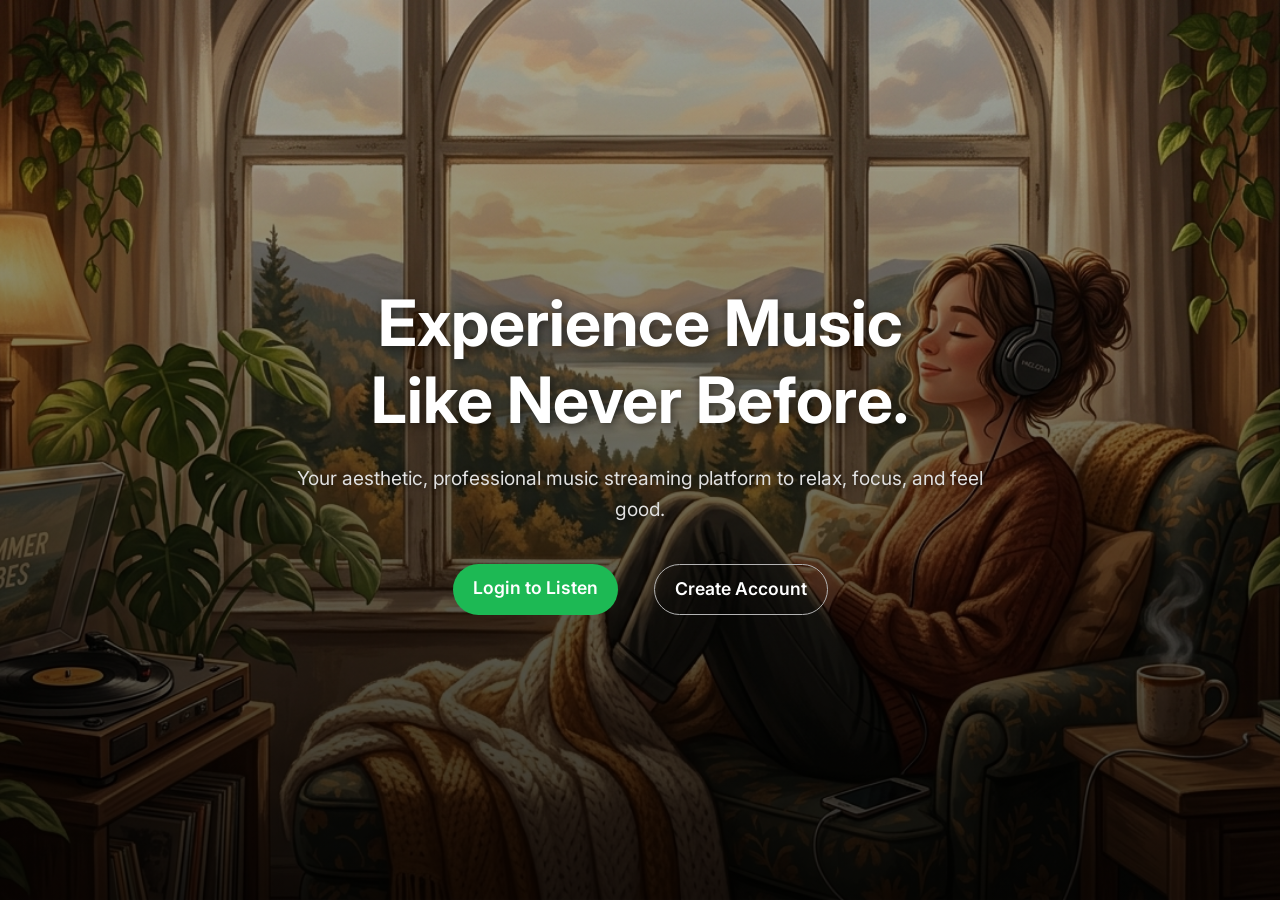
<file: frontend/index.html>
<!DOCTYPE html>
<html lang="en">
<head>
    <meta charset="UTF-8">
    <meta name="viewport" content="width=device-width, initial-scale=1.0">
    <title>Mini Music Streaming</title>
    <!-- Use Google Fonts (Inter) as requested for modern look -->
    <link href="https://fonts.googleapis.com/css2?family=Inter:wght@400;500;600;700&display=swap" rel="stylesheet">
    <link rel="stylesheet" href="css/style.css">
</head>
<body>
    <div class="hero-landing">
        <div class="hero-overlay"></div>
        <div class="hero-content">
            <h1 class="hero-title">Experience Music <br> Like Never Before.</h1>
            <p class="hero-subtitle">Your aesthetic, professional music streaming platform to relax, focus, and feel good.</p>
            <div class="auth-buttons hero-buttons">
                <a href="login.html" class="btn btn-primary btn-large">Login to Listen</a>
                <a href="register.html" class="btn btn-secondary btn-large">Create Account</a>
            </div>
        </div>
    </div>
</body>
</html>
</file>
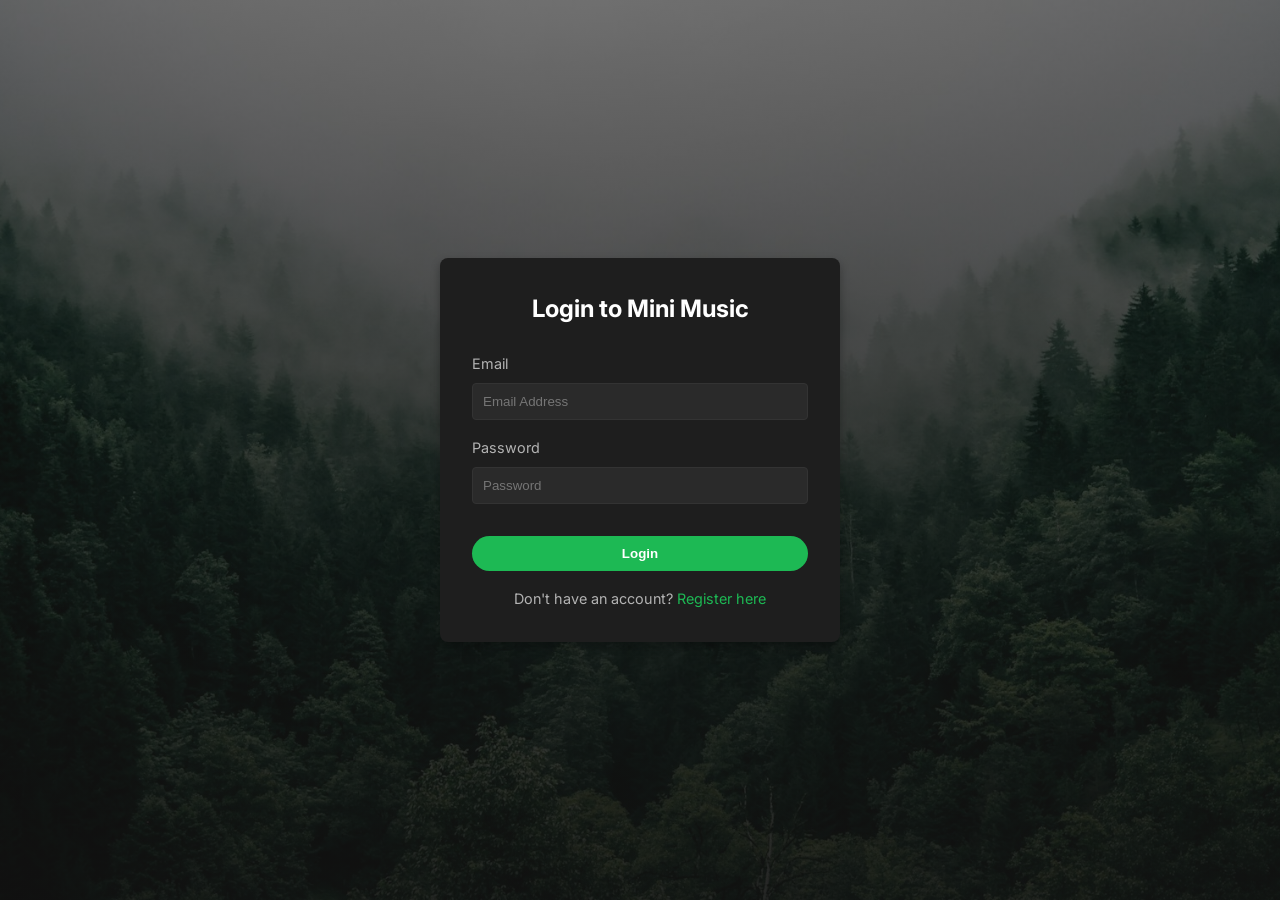
<file: frontend/admin.html>
<!DOCTYPE html>
<html lang="en">
<head>
    <meta charset="UTF-8">
    <meta name="viewport" content="width=device-width, initial-scale=1.0">
    <title>Admin - Mini Music</title>
    <link href="https://fonts.googleapis.com/css2?family=Inter:wght@400;500;600;700&display=swap" rel="stylesheet">
    <link rel="stylesheet" href="css/style.css">
</head>
<body>
    <div class="app-container">
        <!-- Sidebar -->
        <nav class="sidebar">
            <h2>Mini Music</h2>
            <ul class="nav-links">
                <li><a href="home.html">Home</a></li>
                <li><a href="home.html">Songs</a></li>
                <li><a href="playlist.html">My Playlists</a></li>
                <li><a href="favorites.html">Favorites</a></li>
                <li id="adminLink"><a href="admin.html" class="active">Admin</a></li>
            </ul>
            <div class="user-info">
                <p id="userNameDisplay">Admin User</p>
                <a href="#" id="logoutBtn" style="color: var(--text-secondary); font-size: 0.9rem;">Logout</a>
            </div>
        </nav>

        <!-- Main Content -->
        <main class="main-content">
            <h3>Admin Dashboard</h3>
            <div style="background-color: var(--card-bg); padding: 1.5rem; border-radius: 8px; margin-top: 1rem;">
                <h4>Add New Song</h4>
                <form id="addSongForm" style="display: grid; grid-template-columns: 1fr 1fr; gap: 1rem; margin-top: 1rem;">
                    <div class="form-group">
                        <label>Title</label>
                        <input type="text" id="songTitle" required>
                    </div>
                    <div class="form-group">
                        <label>Artist</label>
                        <input type="text" id="songArtist" required>
                    </div>
                    <div class="form-group">
                        <label>Album</label>
                        <input type="text" id="songAlbum">
                    </div>
                    <div class="form-group">
                        <label>Genre</label>
                        <input type="text" id="songGenre">
                    </div>
                    <div class="form-group" style="grid-column: span 2;">
                        <label>Audio URL (Must be valid direct link to mp3)</label>
                        <input type="url" id="songAudioUrl" required>
                    </div>
                    <div class="form-group" style="grid-column: span 2;">
                        <label>Cover Image URL</label>
                        <input type="url" id="songCoverImage">
                    </div>
                    <button type="submit" class="btn btn-primary" style="grid-column: span 2;">Add Song</button>
                </form>
            </div>

            <div style="margin-top: 2rem;">
                <h4>Existing Songs</h4>
                <table id="adminSongsTable">
                    <thead>
                        <tr>
                            <th>Title</th>
                            <th>Artist</th>
                            <th>Actions</th>
                        </tr>
                    </thead>
                    <tbody>
                        <!-- Songs injected here -->
                    </tbody>
                </table>
            </div>
        </main>
    </div>

    <script src="js/app.js"></script>
    <script>
        // Admin specific logic
        document.addEventListener('DOMContentLoaded', () => {
            const user = JSON.parse(localStorage.getItem('musicAppUser'));
            if (!user || user.role !== 'ADMIN') {
                window.location.href = 'home.html';
                return;
            }

            fetchSongsAdmin();

            document.getElementById('addSongForm').addEventListener('submit', async (e) => {
                e.preventDefault();
                const songData = {
                    title: document.getElementById('songTitle').value,
                    artist: document.getElementById('songArtist').value,
                    album: document.getElementById('songAlbum').value,
                    genre: document.getElementById('songGenre').value,
                    audioUrl: document.getElementById('songAudioUrl').value,
                    coverImage: document.getElementById('songCoverImage').value || 'https://images.unsplash.com/photo-1614680376573-df3480f0c6ff?w=500&q=80'
                };

                try {
                    const res = await fetch(`${API_URL}/songs`, {
                        method: 'POST',
                        headers: { 'Content-Type': 'application/json' },
                        body: JSON.stringify(songData)
                    });
                    if (res.ok) {
                        alert('Song added successfully');
                        e.target.reset();
                        fetchSongsAdmin();
                    }
                } catch (err) {
                    console.error('Error adding song', err);
                }
            });
        });

        async function fetchSongsAdmin() {
            try {
                const res = await fetch(`${API_URL}/songs`);
                const songs = await res.json();
                const tbody = document.querySelector('#adminSongsTable tbody');
                tbody.innerHTML = '';
                songs.forEach(song => {
                    const tr = document.createElement('tr');
                    tr.innerHTML = `
                        <td>${song.title}</td>
                        <td>${song.artist}</td>
                        <td>
                            <button onclick="deleteSong(${song.id})" class="btn btn-danger" style="padding: 5px 10px; font-size: 0.8rem;">Delete</button>
                        </td>
                    `;
                    tbody.appendChild(tr);
                });
            } catch (err) {
                console.error(err);
            }
        }

        async function deleteSong(id) {
            if (confirm('Are you sure you want to delete this song?')) {
                try {
                    const res = await fetch(`${API_URL}/songs/${id}`, { method: 'DELETE' });
                    if (res.ok) {
                        fetchSongsAdmin();
                    }
                } catch (err) {
                    console.error(err);
                }
            }
        }
    </script>
</body>
</html>
</file>
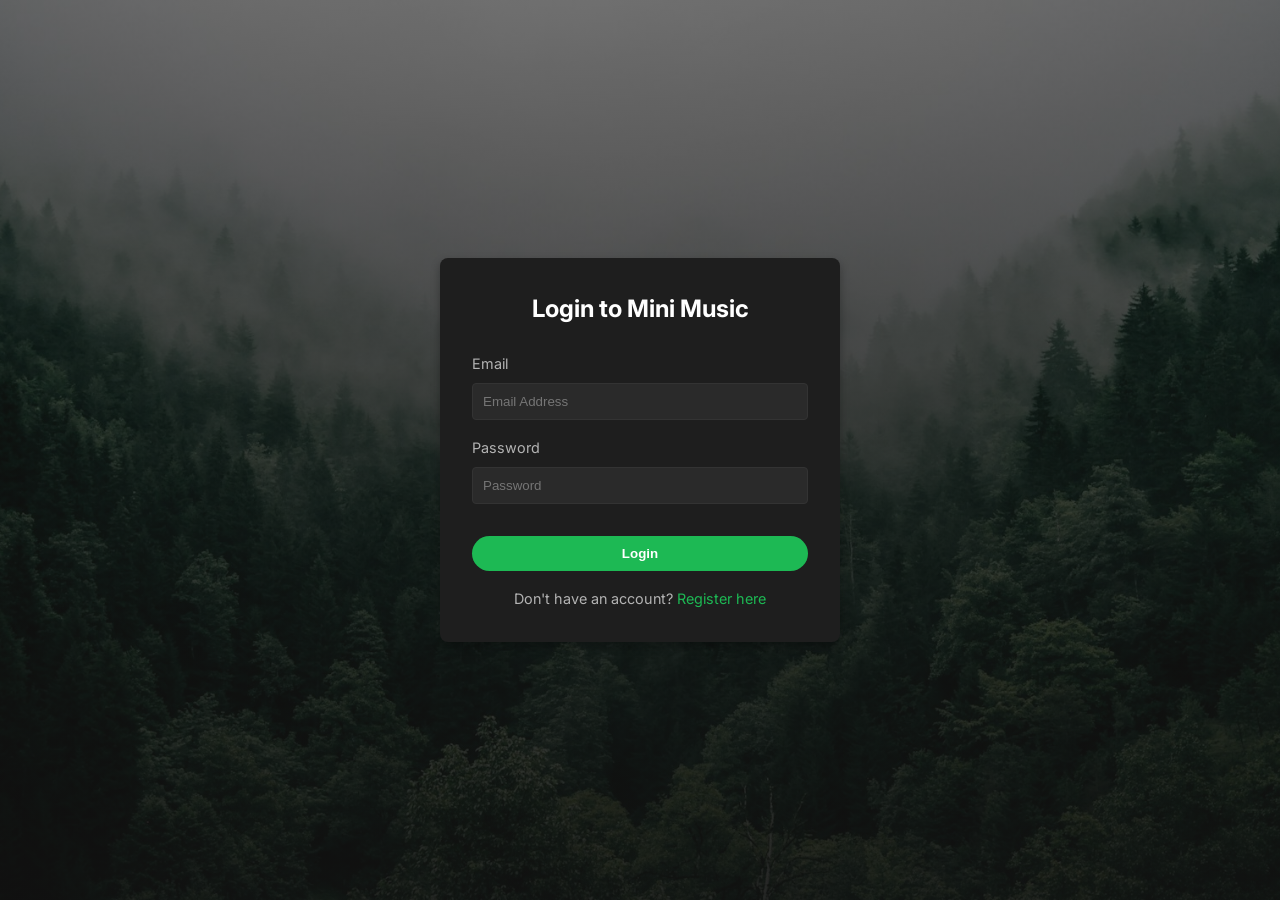
<file: frontend/favorites.html>
<!DOCTYPE html>
<html lang="en">

<head>
    <meta charset="UTF-8">
    <meta name="viewport" content="width=device-width, initial-scale=1.0">
    <title>Favorites - Mini Music</title>
    <link href="https://fonts.googleapis.com/css2?family=Inter:wght@400;500;600;700&display=swap" rel="stylesheet">
    <link rel="stylesheet" href="css/style.css">
</head>

<body>
    <div class="app-container">
        <!-- Sidebar -->
        <nav class="sidebar">
            <h2>Mini Music</h2>
            <ul class="nav-links">
                <li><a href="home.html">Home</a></li>
                <li><a href="home.html">Songs</a></li>
                <li><a href="playlist.html">My Playlists</a></li>
                <li><a href="favorites.html" class="active">Favorites</a></li>
                <li id="adminLink" style="display: none;"><a href="admin.html">Admin</a></li>
            </ul>
            <div class="user-info">
                <p id="userNameDisplay">User</p>
                <a href="#" id="logoutBtn" style="color: var(--text-secondary); font-size: 0.9rem;">Logout</a>
            </div>
        </nav>

        <!-- Main Content -->
        <main class="main-content">
            <h3 style="margin-bottom: 2rem;">My Favorite Songs</h3>
            <div id="favoritesGrid" class="cards-grid">
                <!-- Favorites injected here -->
            </div>
        </main>
    </div>

    <!-- Music Player -->
    <div class="music-player">
        <div class="now-playing">
            <img id="playerCover" src="" alt="Cover" style="display: none;">
            <div>
                <div id="playerTitle" class="song-title">Select a song</div>
                <div id="playerArtist" class="song-artist"></div>
            </div>
        </div>
        <div class="player-controls">
            <div class="control-buttons">
                <button class="control-btn" id="prevBtn">⏮</button>
                <button class="control-btn play-pause-btn" id="playPauseBtn">▶</button>
                <button class="control-btn" id="nextBtn">⏭</button>
            </div>
            <div class="progress-container">
                <span id="currentTime">0:00</span>
                <div class="progress-bar" id="progressBar">
                    <div class="progress" id="progress"></div>
                </div>
                <span id="durationTime">0:00</span>
            </div>
        </div>
        <div class="volume-control">
            <span style="margin-right: 0.5rem;">🔊</span>
            <input type="range" id="volumeControl" min="0" max="1" step="0.1" value="1" style="width: 100px;">
        </div>
    </div>

    <audio id="audioPlayer"></audio>

    <script src="js/app.js"></script>
    <script src="js/songs.js"></script>
</body>

</html>
</file>
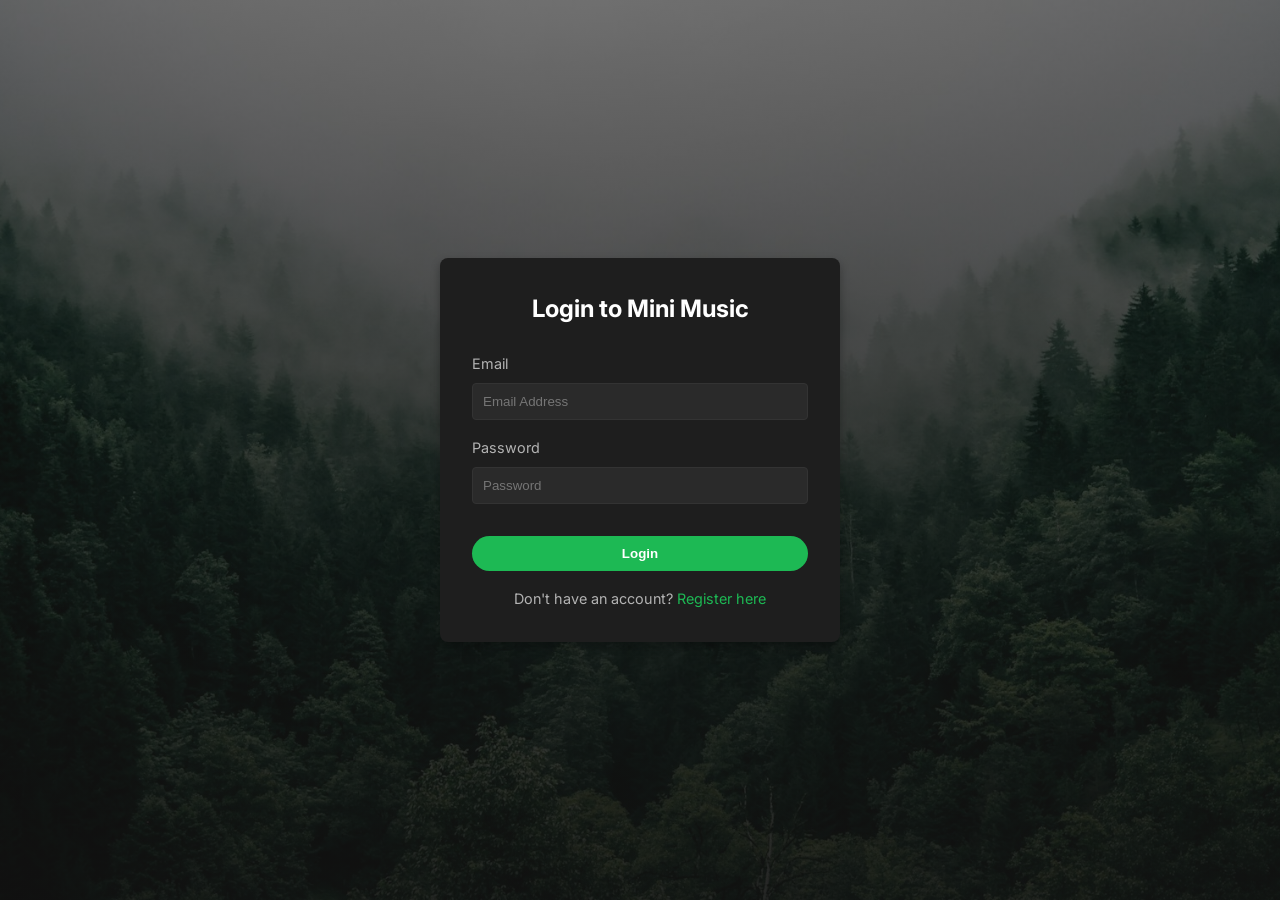
<file: frontend/home.html>
<!DOCTYPE html>
<html lang="en">
<head>
    <meta charset="UTF-8">
    <meta name="viewport" content="width=device-width, initial-scale=1.0">
    <title>Home - Mini Music</title>
    <link href="https://fonts.googleapis.com/css2?family=Inter:wght@400;500;600;700&display=swap" rel="stylesheet">
    <link rel="stylesheet" href="css/style.css">
</head>
<body>
    <div class="app-container">
        <!-- Sidebar -->
        <nav class="sidebar">
            <h2>Mini Music</h2>
            <ul class="nav-links">
                <li><a href="#" id="homeLink" class="active">Home</a></li>
                <li><a href="#" id="songsLink">Songs</a></li>
                <li><a href="playlist.html">My Playlists</a></li>
                <li><a href="favorites.html">Favorites</a></li>
                <li id="adminLink" style="display: none;"><a href="admin.html">Admin</a></li>
            </ul>
            <div class="user-info">
                <p id="userNameDisplay">User</p>
                <a href="#" id="logoutBtn" style="color: var(--text-secondary); font-size: 0.9rem;">Logout</a>
            </div>
        </nav>

        <!-- Main Content -->
        <main class="main-content">
            
            <!-- Home Section -->
            <div id="homeSection" class="welcome-hero">
                <div class="welcome-content">
                    <h1 class="welcome-title">Welcome to Bindhus Music</h1>
                    <p class="welcome-subtitle">Immerse yourself in high-fidelity sound and discover the music you love.</p>
                    <button class="btn btn-primary btn-large" onclick="document.getElementById('songsLink').click()">Explore Songs</button>
                </div>
            </div>

            <!-- Songs Section -->
            <div id="songsSection" style="display: none;">
                <div class="search-container">
                    <input type="text" id="searchInput" class="search-input" placeholder="Search for songs or artists...">
                </div>
            
            <div class="genre-stickers-container">
                <div class="genre-sticker active" data-genre="all">All</div>
                <div class="genre-sticker" data-genre="Feel Good">Feel Good</div>
                <div class="genre-sticker" data-genre="Item Songs">Item Songs</div>
                <div class="genre-sticker" data-genre="Melody Songs">Melody Songs</div>
                <div class="genre-sticker" data-genre="Sad Songs">Sad Songs</div>
                <div class="genre-sticker" data-genre="Romantic Songs">Romantic Songs</div>
                <div class="genre-sticker" data-genre="Favourites">Favourites</div>
            </div>
            
            <div id="dashboardFavoritesSection" style="display: none; margin-bottom: 2rem;">
                <h3 style="margin-bottom: 1rem;">My Favorites <span style="font-size: 0.8rem; font-weight: normal; color: var(--text-secondary); cursor: pointer; margin-left: 10px;" onclick="window.location.href='favorites.html'">View All</span></h3>
                <div id="dashboardFavoritesGrid" class="cards-grid" style="grid-template-columns: repeat(auto-fill, minmax(150px, 1fr));">
                    <!-- Dashboard favorites will be injected here -->
                </div>
            </div>

            <h3 id="mainSectionTitle" style="margin-bottom: 1rem;">Popular Songs</h3>
            <div id="songsGrid" class="cards-grid">
                <!-- Song cards will be injected here by JS -->
            </div>
            
            </div> <!-- End Songs Section -->
        </main>
    </div>

    <!-- Music Player -->
    <div class="music-player">
        <div class="now-playing">
            <img id="playerCover" src="https://images.unsplash.com/photo-1614680376573-df3480f0c6ff?w=150&q=80" alt="Cover" style="display: none;">
            <div>
                <div id="playerTitle" class="song-title">Select a song</div>
                <div id="playerArtist" class="song-artist"></div>
            </div>
        </div>
        <div class="player-controls">
            <div class="control-buttons">
                <button class="control-btn" id="prevBtn">⏮</button>
                <button class="control-btn play-pause-btn" id="playPauseBtn">▶</button>
                <button class="control-btn" id="nextBtn">⏭</button>
            </div>
            <div class="progress-container">
                <span id="currentTime">0:00</span>
                <div class="progress-bar" id="progressBar">
                    <div class="progress" id="progress"></div>
                </div>
                <span id="durationTime">0:00</span>
            </div>
        </div>
        <div class="volume-control">
            <span style="margin-right: 0.5rem;">🔊</span>
            <input type="range" id="volumeControl" min="0" max="1" step="0.1" value="1" style="width: 100px;">
        </div>
    </div>
    
    <audio id="audioPlayer"></audio>

    <script src="js/app.js"></script>
    <script src="js/songs.js"></script>
    <script>
        // Tab switching logic for Home and Songs
        const homeLink = document.getElementById('homeLink');
        const songsLink = document.getElementById('songsLink');
        const homeSection = document.getElementById('homeSection');
        const songsSection = document.getElementById('songsSection');

        homeLink.addEventListener('click', (e) => {
            e.preventDefault();
            homeSection.style.display = 'flex';
            songsSection.style.display = 'none';
            homeLink.classList.add('active');
            songsLink.classList.remove('active');
        });

        songsLink.addEventListener('click', (e) => {
            e.preventDefault();
            homeSection.style.display = 'none';
            songsSection.style.display = 'block';
            songsLink.classList.add('active');
            homeLink.classList.remove('active');
        });
    </script>
</body>
</html>
</file>
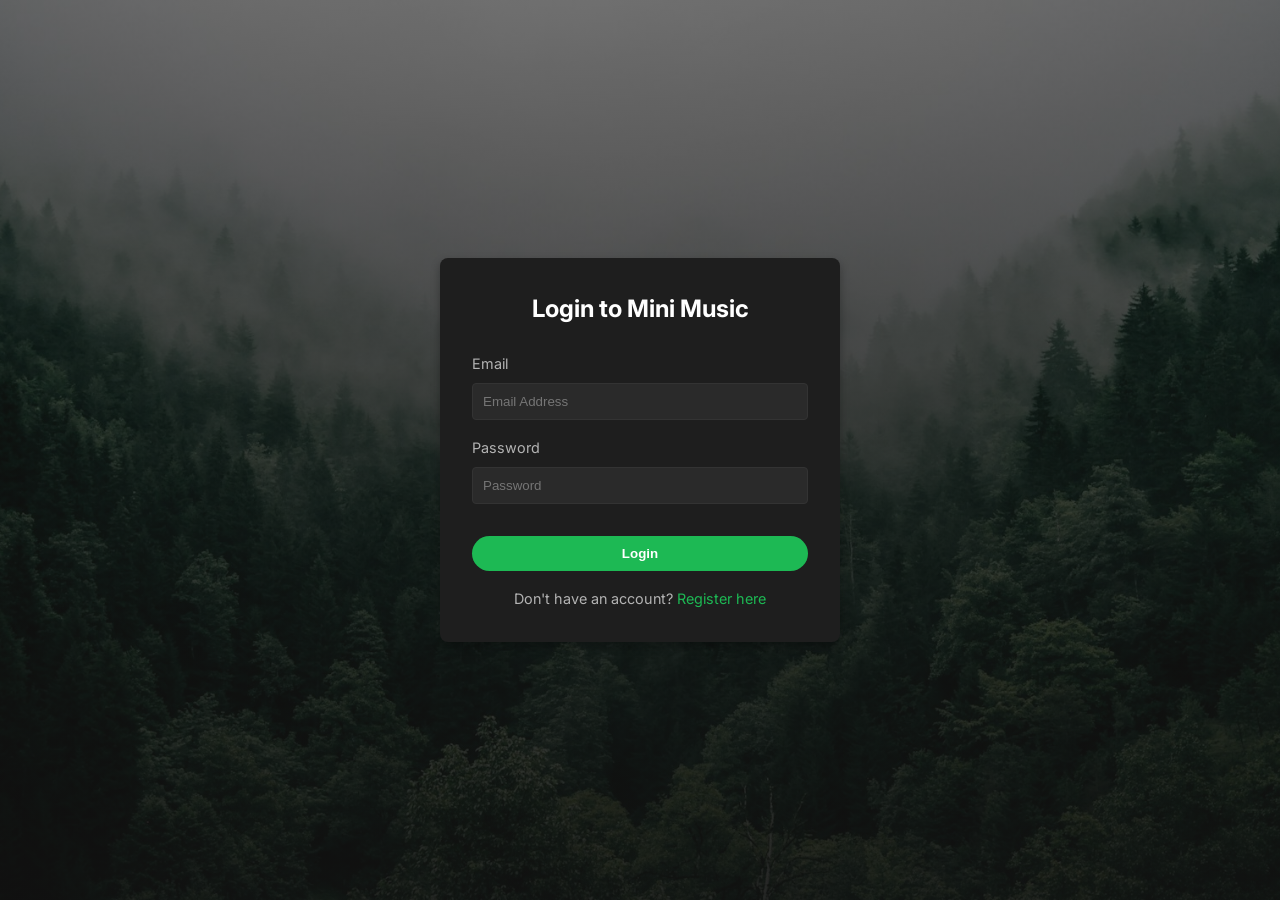
<file: frontend/login.html>
<!DOCTYPE html>
<html lang="en">
<head>
    <meta charset="UTF-8">
    <meta name="viewport" content="width=device-width, initial-scale=1.0">
    <title>Login - Mini Music</title>
    <link href="https://fonts.googleapis.com/css2?family=Inter:wght@400;500;600;700&display=swap" rel="stylesheet">
    <link rel="stylesheet" href="css/style.css?v=2">
</head>
<body>
    <div class="auth-container">
        <div class="auth-card">
            <h2>Login to Mini Music</h2>
            <form id="loginForm">
                <div class="form-group">
                    <label for="email">Email</label>
                    <input type="email" id="email" required placeholder="Email Address">
                </div>
                <div class="form-group">
                    <label for="password">Password</label>
                    <input type="password" id="password" required placeholder="Password">
                </div>
                <div id="errorMessage" style="color: var(--danger); margin-bottom: 1rem; display: none;"></div>
                <button type="submit" class="btn btn-primary">Login</button>
            </form>
            <div class="auth-link">
                Don't have an account? <a href="register.html">Register here</a>
            </div>
        </div>
    </div>
    <script src="js/login.js"></script>
</body>
</html>
</file>
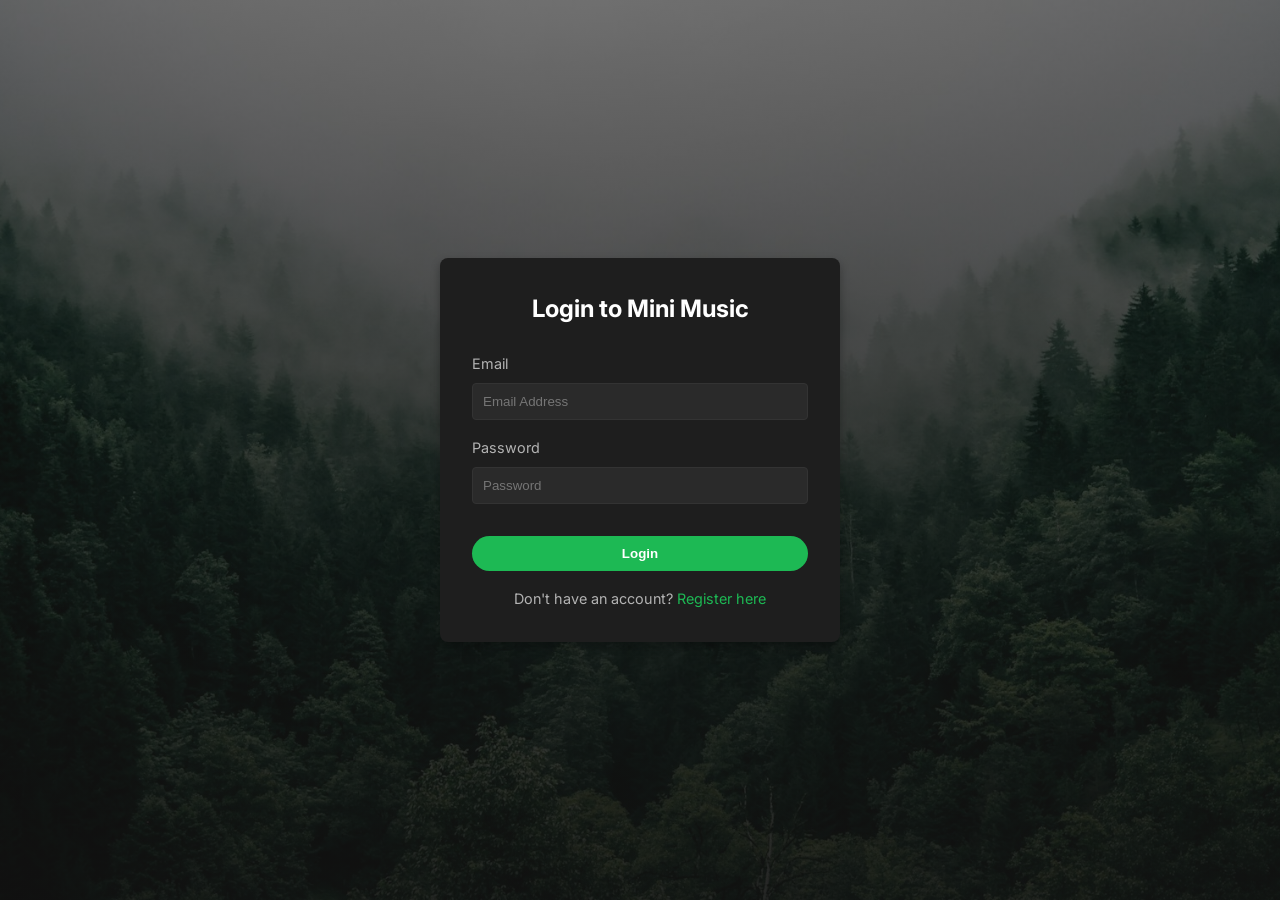
<file: frontend/playlist.html>
<!DOCTYPE html>
<html lang="en">
<head>
    <meta charset="UTF-8">
    <meta name="viewport" content="width=device-width, initial-scale=1.0">
    <title>Playlists - Mini Music</title>
    <link href="https://fonts.googleapis.com/css2?family=Inter:wght@400;500;600;700&display=swap" rel="stylesheet">
    <link rel="stylesheet" href="css/style.css">
</head>
<body>
    <div class="app-container">
        <!-- Sidebar -->
        <nav class="sidebar">
            <h2>Mini Music</h2>
            <ul class="nav-links">
                <li><a href="home.html">Home</a></li>
                <li><a href="home.html">Songs</a></li>
                <li><a href="playlist.html" class="active">My Playlists</a></li>
                <li><a href="favorites.html">Favorites</a></li>
                <li id="adminLink" style="display: none;"><a href="admin.html">Admin</a></li>
            </ul>
            <div class="user-info">
                <p id="userNameDisplay">User</p>
                <a href="#" id="logoutBtn" style="color: var(--text-secondary); font-size: 0.9rem;">Logout</a>
            </div>
        </nav>

        <!-- Main Content -->
        <main class="main-content">
            <div class="playlist-header">
                <h3>My Playlists</h3>
                <div>
                    <input type="text" id="newPlaylistName" placeholder="New playlist name" style="padding: 8px; border-radius: 4px; border: none; background: #333; color: white;">
                    <button id="createPlaylistBtn" class="btn btn-primary">Create</button>
                </div>
            </div>
            
            <div id="playlistsContainer" class="playlist-list">
                <!-- Playlists injected here -->
            </div>
        </main>
    </div>

    <!-- Music Player (Same as home) -->
    <div class="music-player">
        <!-- ... player layout identical to home ... -->
        <div class="now-playing">
            <img id="playerCover" src="" alt="Cover" style="display: none;">
            <div>
                <div id="playerTitle" class="song-title">Select a song</div>
                <div id="playerArtist" class="song-artist"></div>
            </div>
        </div>
        <div class="player-controls">
            <div class="control-buttons">
                <button class="control-btn" id="prevBtn">⏮</button>
                <button class="control-btn play-pause-btn" id="playPauseBtn">▶</button>
                <button class="control-btn" id="nextBtn">⏭</button>
            </div>
            <div class="progress-container">
                <span id="currentTime">0:00</span>
                <div class="progress-bar" id="progressBar">
                    <div class="progress" id="progress"></div>
                </div>
                <span id="durationTime">0:00</span>
            </div>
        </div>
        <div class="volume-control">
            <span style="margin-right: 0.5rem;">🔊</span>
            <input type="range" id="volumeControl" min="0" max="1" step="0.1" value="1" style="width: 100px;">
        </div>
    </div>
    
    <audio id="audioPlayer"></audio>

    <script src="js/app.js"></script>
    <script src="js/playlist.js"></script>
</body>
</html>
</file>
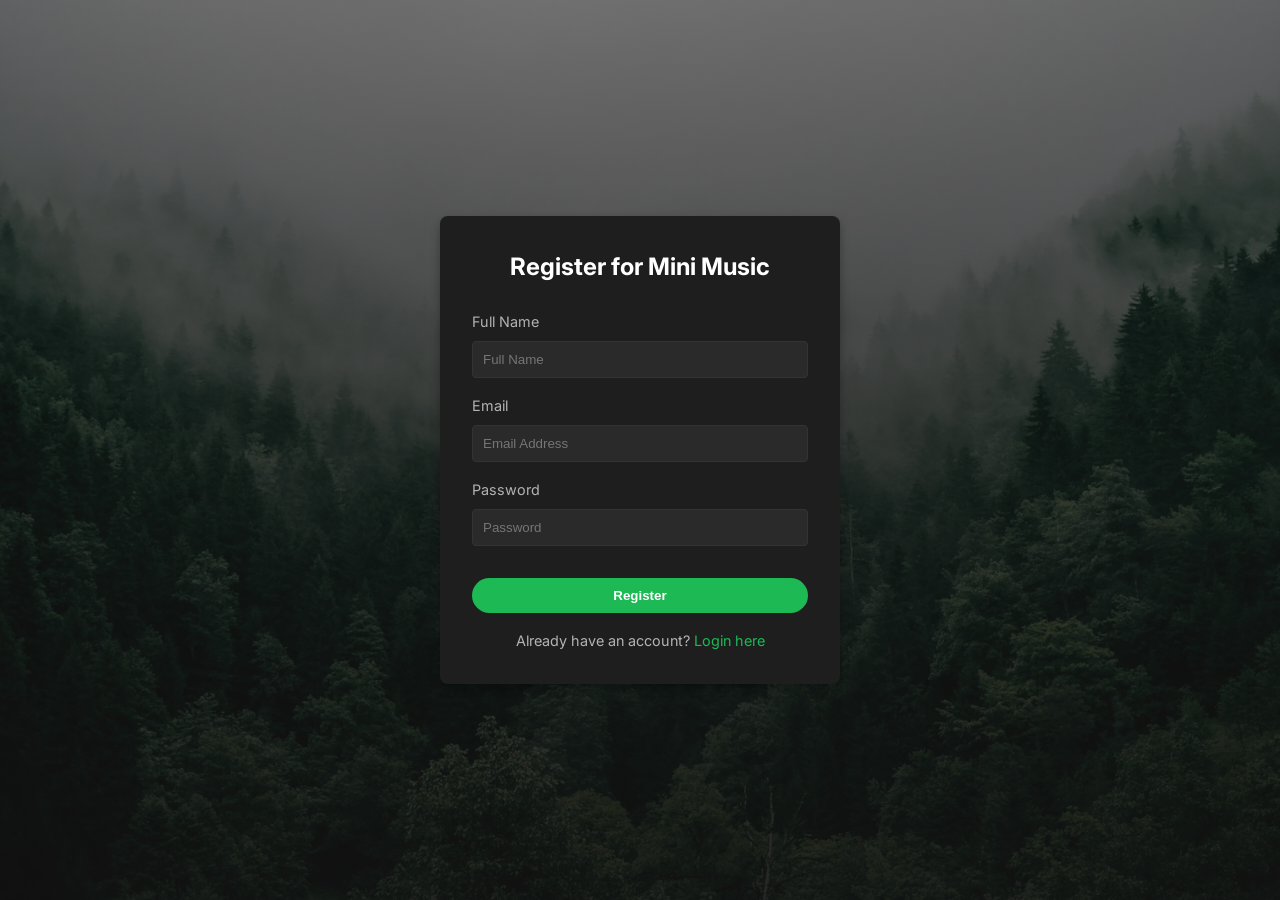
<file: frontend/register.html>
<!DOCTYPE html>
<html lang="en">

<head>
    <meta charset="UTF-8">
    <meta name="viewport" content="width=device-width, initial-scale=1.0">
    <title>Register - Mini Music</title>
    <link href="https://fonts.googleapis.com/css2?family=Inter:wght@400;500;600;700&display=swap" rel="stylesheet">
    <link rel="stylesheet" href="css/style.css">
</head>

<body>
    <div class="auth-container">
        <div class="auth-card">
            <h2>Register for Mini Music</h2>
            <form id="registerForm">
                <div class="form-group">
                    <label for="name">Full Name</label>
                    <input type="text" id="name" required placeholder="Full Name">
                </div>
                <div class="form-group">
                    <label for="email">Email</label>
                    <input type="email" id="email" required placeholder="Email Address">
                </div>
                <div class="form-group">
                    <label for="password">Password</label>
                    <input type="password" id="password" required placeholder="Password">
                </div>
                <div id="errorMessage" style="color: var(--danger); margin-bottom: 1rem; display: none;"></div>
                <button type="submit" class="btn btn-primary">Register</button>
            </form>
            <div class="auth-link">
                Already have an account? <a href="login.html">Login here</a>
            </div>
        </div>
    </div>
    <script src="js/login.js"></script>
</body>

</html>
</file>
<file: frontend/css/style.css>
/* Global Styles */
:root {
    --bg-color: #121212;
    --card-bg: #1e1e1e;
    --primary-color: #1db954;
    --primary-hover: #1ed760;
    --text-color: #ffffff;
    --text-secondary: #b3b3b3;
    --danger: #e22134;
}

* {
    margin: 0;
    padding: 0;
    box-sizing: border-box;
}

body {
    font-family: 'Inter', sans-serif;
    background-color: var(--bg-color);
    color: var(--text-color);
    line-height: 1.6;
}

a {
    text-decoration: none;
    color: var(--text-color);
}

/* Hero Landing Page */
.hero-landing {
    height: 100vh;
    width: 100vw;
    background-image: url('../img/hero_bg.jpg');
    background-size: cover;
    background-position: center;
    background-repeat: no-repeat;
    position: relative;
    display: flex;
    justify-content: center;
    align-items: center;
}

.hero-overlay {
    position: absolute;
    top: 0;
    left: 0;
    width: 100%;
    height: 100%;
    background: linear-gradient(to bottom, rgba(0,0,0,0.3) 0%, rgba(0,0,0,0.8) 100%);
    z-index: 1;
}

.hero-content {
    position: relative;
    z-index: 2;
    text-align: center;
    padding: 2rem;
    max-width: 800px;
}

.hero-title {
    font-size: 4rem;
    font-weight: 700;
    line-height: 1.2;
    margin-bottom: 1.5rem;
    text-shadow: 2px 2px 10px rgba(0,0,0,0.5);
}

.hero-subtitle {
    font-size: 1.2rem;
    color: #e0e0e0;
    margin-bottom: 2.5rem;
    text-shadow: 1px 1px 5px rgba(0,0,0,0.5);
}

.btn-large {
    padding: 15px 30px;
    font-size: 1.1rem;
}

.hero-buttons .btn {
    margin: 0 10px;
}

.auth-buttons {
    display: flex;
    gap: 1rem;
    justify-content: center;
}

/* Buttons */
.btn {
    padding: 10px 20px;
    border-radius: 50px;
    font-weight: 600;
    cursor: pointer;
    border: none;
    transition: background-color 0.3s ease;
    display: inline-block;
}

.btn-primary {
    background-color: var(--primary-color);
    color: #fff;
}

.btn-primary:hover {
    background-color: var(--primary-hover);
}

.btn-secondary {
    background-color: transparent;
    border: 1px solid var(--text-secondary);
    color: var(--text-color);
}

.btn-secondary:hover {
    border-color: #fff;
}

.btn-danger {
    background-color: var(--danger);
    color: #fff;
}

/* Auth Forms */
.auth-container {
    height: 100vh;
    display: flex;
    justify-content: center;
    align-items: center;
    background: linear-gradient(to bottom, rgba(18, 18, 18, 0.6) 0%, rgba(18, 18, 18, 0.9) 100%), url('../img/araku_bg.jpg');
    background-size: cover;
    background-position: center;
}

.auth-card {
    background-color: var(--card-bg);
    padding: 2rem;
    border-radius: 8px;
    width: 100%;
    max-width: 400px;
    box-shadow: 0 4px 10px rgba(0,0,0,0.3);
}

.auth-card h2 {
    margin-bottom: 1.5rem;
    text-align: center;
}

.form-group {
    margin-bottom: 1rem;
}

.form-group label {
    display: block;
    margin-bottom: 0.5rem;
    color: var(--text-secondary);
    font-size: 0.9rem;
}

.form-group input {
    width: 100%;
    padding: 10px;
    border-radius: 4px;
    border: 1px solid #333;
    background-color: #2a2a2a;
    color: #fff;
}

.form-group input:focus {
    outline: none;
    border-color: var(--primary-color);
}

/* Hide default browser eye icon in password fields */
input[type="password"]::-ms-reveal,
input[type="password"]::-ms-clear {
    display: none;
}
input[type="password"]::-webkit-credentials-auto-fill-button {
    visibility: hidden;
    pointer-events: none;
    position: absolute;
    right: 0;
}

.auth-card .btn {
    width: 100%;
    margin-top: 1rem;
}

.auth-link {
    text-align: center;
    margin-top: 1rem;
    font-size: 0.9rem;
    color: var(--text-secondary);
}

.auth-link a {
    color: var(--primary-color);
}

/* Layout */
.app-container {
    display: flex;
    height: 100vh;
}

/* Sidebar */
.sidebar {
    width: 250px;
    background-color: #000;
    padding: 1.5rem;
    display: flex;
    flex-direction: column;
}

.sidebar h2 {
    margin-bottom: 2rem;
    color: var(--primary-color);
}

.nav-links {
    list-style: none;
    flex-grow: 1;
}

.nav-links li {
    margin-bottom: 1rem;
}

.nav-links a {
    color: var(--text-secondary);
    font-weight: 500;
    transition: color 0.3s;
}

.nav-links a:hover, .nav-links a.active {
    color: #fff;
}

.user-info {
    margin-top: auto;
    border-top: 1px solid #333;
    padding-top: 1rem;
}

.user-info p {
    margin-bottom: 0.5rem;
    font-size: 0.9rem;
    color: var(--text-secondary);
}

/* Main Content */
.main-content {
    flex-grow: 1;
    padding: 2rem;
    overflow-y: auto;
    background: linear-gradient(to bottom, #2a2a2a, var(--bg-color));
    padding-bottom: 100px; /* Space for player */
    position: relative;
}

/* Welcome Hero Section */
.welcome-hero {
    position: absolute;
    top: 0;
    left: 0;
    width: 100%;
    height: 100%;
    display: flex;
    justify-content: center;
    align-items: center;
    background: linear-gradient(to bottom, rgba(0, 0, 0, 0.4) 0%, rgba(0, 0, 0, 0.8) 100%), url('https://images.unsplash.com/photo-1511497584788-876760111969?q=80&w=1600&auto=format&fit=crop');
    background-size: cover;
    background-position: center;
    z-index: 5;
}

.welcome-hero::before {
    content: '';
    position: absolute;
    top: 0; left: 0; right: 0; bottom: 0;
    background: linear-gradient(to bottom, rgba(0,0,0,0.2), rgba(0,0,0,0.8));
    z-index: 1;
}

.welcome-content {
    position: relative;
    z-index: 2;
    text-align: center;
    padding: 2rem;
    animation: fadeIn 1s ease-out;
}

.welcome-title {
    font-size: 3.5rem;
    font-weight: 800;
    margin-bottom: 1rem;
    background: linear-gradient(90deg, #ffffff, #1db954);
    -webkit-background-clip: text;
    -webkit-text-fill-color: transparent;
    text-shadow: 0px 4px 15px rgba(0, 0, 0, 0.3);
}

.welcome-subtitle {
    font-size: 1.2rem;
    color: #e0e0e0;
    margin-bottom: 2rem;
    max-width: 600px;
    margin-left: auto;
    margin-right: auto;
    line-height: 1.5;
}

@keyframes fadeIn {
    from { opacity: 0; transform: translateY(20px); }
    to { opacity: 1; transform: translateY(0); }
}

/* Search Bar */
.search-container {
    margin-bottom: 2rem;
}

.search-input {
    width: 100%;
    max-width: 400px;
    padding: 12px 20px;
    border-radius: 50px;
    border: none;
    background-color: #fff;
    color: #000;
    font-size: 1rem;
}

/* Cards Grid */
.cards-grid {
    display: grid;
    grid-template-columns: repeat(auto-fill, minmax(180px, 1fr));
    gap: 1.5rem;
}

.song-card {
    background-color: var(--card-bg);
    padding: 1rem;
    border-radius: 8px;
    transition: background-color 0.3s;
    cursor: pointer;
    position: relative;
}

.song-card:hover {
    background-color: #282828;
}

.song-card img {
    width: 100%;
    aspect-ratio: 1/1;
    object-fit: cover;
    border-radius: 4px;
    margin-bottom: 1rem;
    box-shadow: 0 4px 10px rgba(0,0,0,0.5);
}

.song-title {
    font-weight: 600;
    margin-bottom: 0.2rem;
    white-space: nowrap;
    overflow: hidden;
    text-overflow: ellipsis;
}

.song-artist {
    color: var(--text-secondary);
    font-size: 0.9rem;
}

.play-btn-overlay {
    position: absolute;
    bottom: 80px;
    right: 20px;
    background-color: var(--primary-color);
    width: 40px;
    height: 40px;
    border-radius: 50%;
    display: flex;
    justify-content: center;
    align-items: center;
    opacity: 0;
    transform: translateY(10px);
    transition: all 0.3s ease;
}

.song-card:hover .play-btn-overlay {
    opacity: 1;
    transform: translateY(0);
}

.fav-btn {
    background: none;
    border: none;
    color: var(--text-secondary);
    cursor: pointer;
    font-size: 1.2rem;
    margin-top: 0.5rem;
}

.fav-btn.active {
    color: var(--primary-color);
}

/* Music Player Bottom Bar */
.music-player {
    position: fixed;
    bottom: 0;
    left: 0;
    width: 100%;
    height: 90px;
    background-color: #181818;
    border-top: 1px solid #282828;
    display: flex;
    align-items: center;
    padding: 0 1.5rem;
    justify-content: space-between;
    z-index: 1000;
}

.now-playing {
    display: flex;
    align-items: center;
    width: 30%;
}

.now-playing img {
    width: 56px;
    height: 56px;
    border-radius: 4px;
    margin-right: 1rem;
}

.player-controls {
    display: flex;
    flex-direction: column;
    align-items: center;
    width: 40%;
}

.control-buttons {
    display: flex;
    align-items: center;
    gap: 1rem;
    margin-bottom: 0.5rem;
}

.control-btn {
    background: none;
    border: none;
    color: var(--text-secondary);
    font-size: 1.5rem;
    cursor: pointer;
}

.control-btn:hover {
    color: #fff;
}

.play-pause-btn {
    background-color: #fff;
    color: #000;
    width: 35px;
    height: 35px;
    border-radius: 50%;
    display: flex;
    justify-content: center;
    align-items: center;
}

.progress-container {
    width: 100%;
    display: flex;
    align-items: center;
    gap: 0.5rem;
    font-size: 0.8rem;
    color: var(--text-secondary);
}

.progress-bar {
    flex-grow: 1;
    height: 4px;
    background-color: #4d4d4d;
    border-radius: 2px;
    cursor: pointer;
}

.progress {
    height: 100%;
    background-color: #fff;
    border-radius: 2px;
    width: 0%;
}

.volume-control {
    width: 30%;
    display: flex;
    justify-content: flex-end;
    align-items: center;
}

/* Playlist page */
.playlist-header {
    display: flex;
    justify-content: space-between;
    align-items: center;
    margin-bottom: 2rem;
}

.playlist-list {
    display: flex;
    flex-direction: column;
    gap: 1rem;
}

.playlist-item {
    background-color: var(--card-bg);
    padding: 1rem;
    border-radius: 8px;
    display: flex;
    justify-content: space-between;
    align-items: center;
}

/* Admin Table */
table {
    width: 100%;
    border-collapse: collapse;
    margin-top: 1rem;
}

th, td {
    padding: 12px;
    text-align: left;
    border-bottom: 1px solid #333;
}

th {
    color: var(--text-secondary);
    font-weight: 500;
}

/* Auth Split Layout */
.auth-split-container {
    display: flex;
    height: 100vh;
    width: 100vw;
}
.auth-image {
    flex: 1;
    display: none;
}
.auth-image img {
    width: 100%;
    height: 100%;
    object-fit: cover;
}
@media (min-width: 768px) {
    .auth-image {
        display: block;
    }
}
.auth-form-side {
    flex: 1;
    display: flex;
    justify-content: center;
    align-items: center;
    background-color: var(--bg-color);
}

/* Genre Stickers */
.genre-stickers-container {
    display: flex;
    gap: 1rem;
    overflow-x: auto;
    margin-bottom: 2rem;
    padding-bottom: 0.5rem;
}

.genre-stickers-container::-webkit-scrollbar {
    height: 6px;
}
.genre-stickers-container::-webkit-scrollbar-thumb {
    background-color: #4d4d4d;
    border-radius: 3px;
}

.genre-sticker {
    background-color: #2a2a2a;
    padding: 8px 20px;
    border-radius: 50px;
    white-space: nowrap;
    cursor: pointer;
    font-weight: 500;
    transition: all 0.3s ease;
    border: 1px solid #333;
}

.genre-sticker:hover {
    background-color: #383838;
}

.genre-sticker.active {
    background-color: var(--primary-color);
    color: #fff;
    border-color: var(--primary-color);
}

/* Mobile Responsiveness */
@media (max-width: 768px) {
    .app-container {
        flex-direction: column;
    }
    .sidebar {
        width: 100%;
        padding: 1rem;
        flex-direction: row;
        justify-content: space-between;
        align-items: center;
        flex-wrap: wrap;
    }
    .sidebar h2 {
        margin-bottom: 0;
        font-size: 1.2rem;
    }
    .nav-links {
        display: flex;
        gap: 15px;
        margin-bottom: 0;
        width: 100%;
        justify-content: center;
        margin-top: 10px;
    }
    .nav-links li {
        margin-bottom: 0;
    }
    .user-info {
        display: none;
    }
    .music-player {
        flex-direction: column;
        height: auto;
        padding: 10px;
        gap: 10px;
    }
    .now-playing, .player-controls {
        width: 100%;
        justify-content: center;
    }
    .now-playing {
        margin-bottom: 5px;
    }
    .volume-control {
        display: none;
    }
    .hero-title {
        font-size: 2.5rem;
    }
    .hero-subtitle {
        font-size: 1rem;
    }
    .auth-buttons {
        flex-direction: column;
    }
    .auth-buttons .btn {
        margin: 5px 0;
    }
}
</file>
